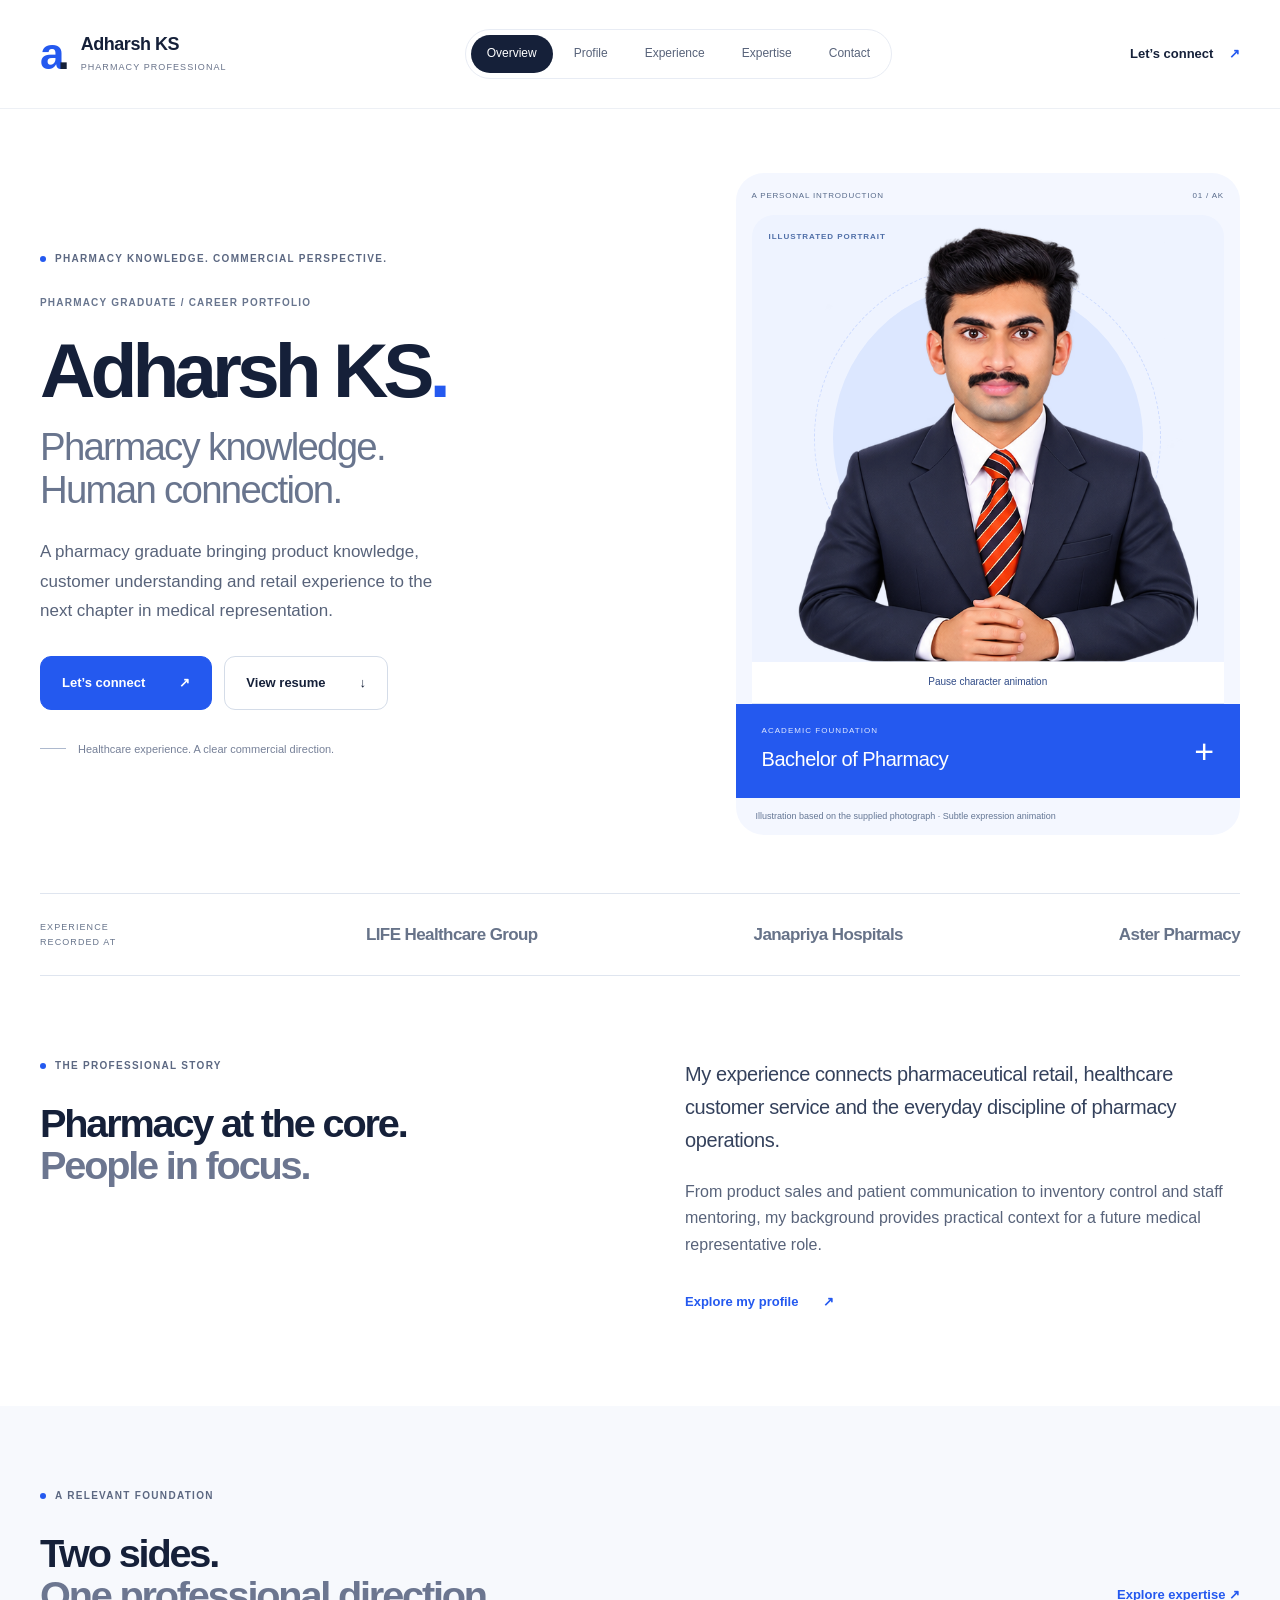
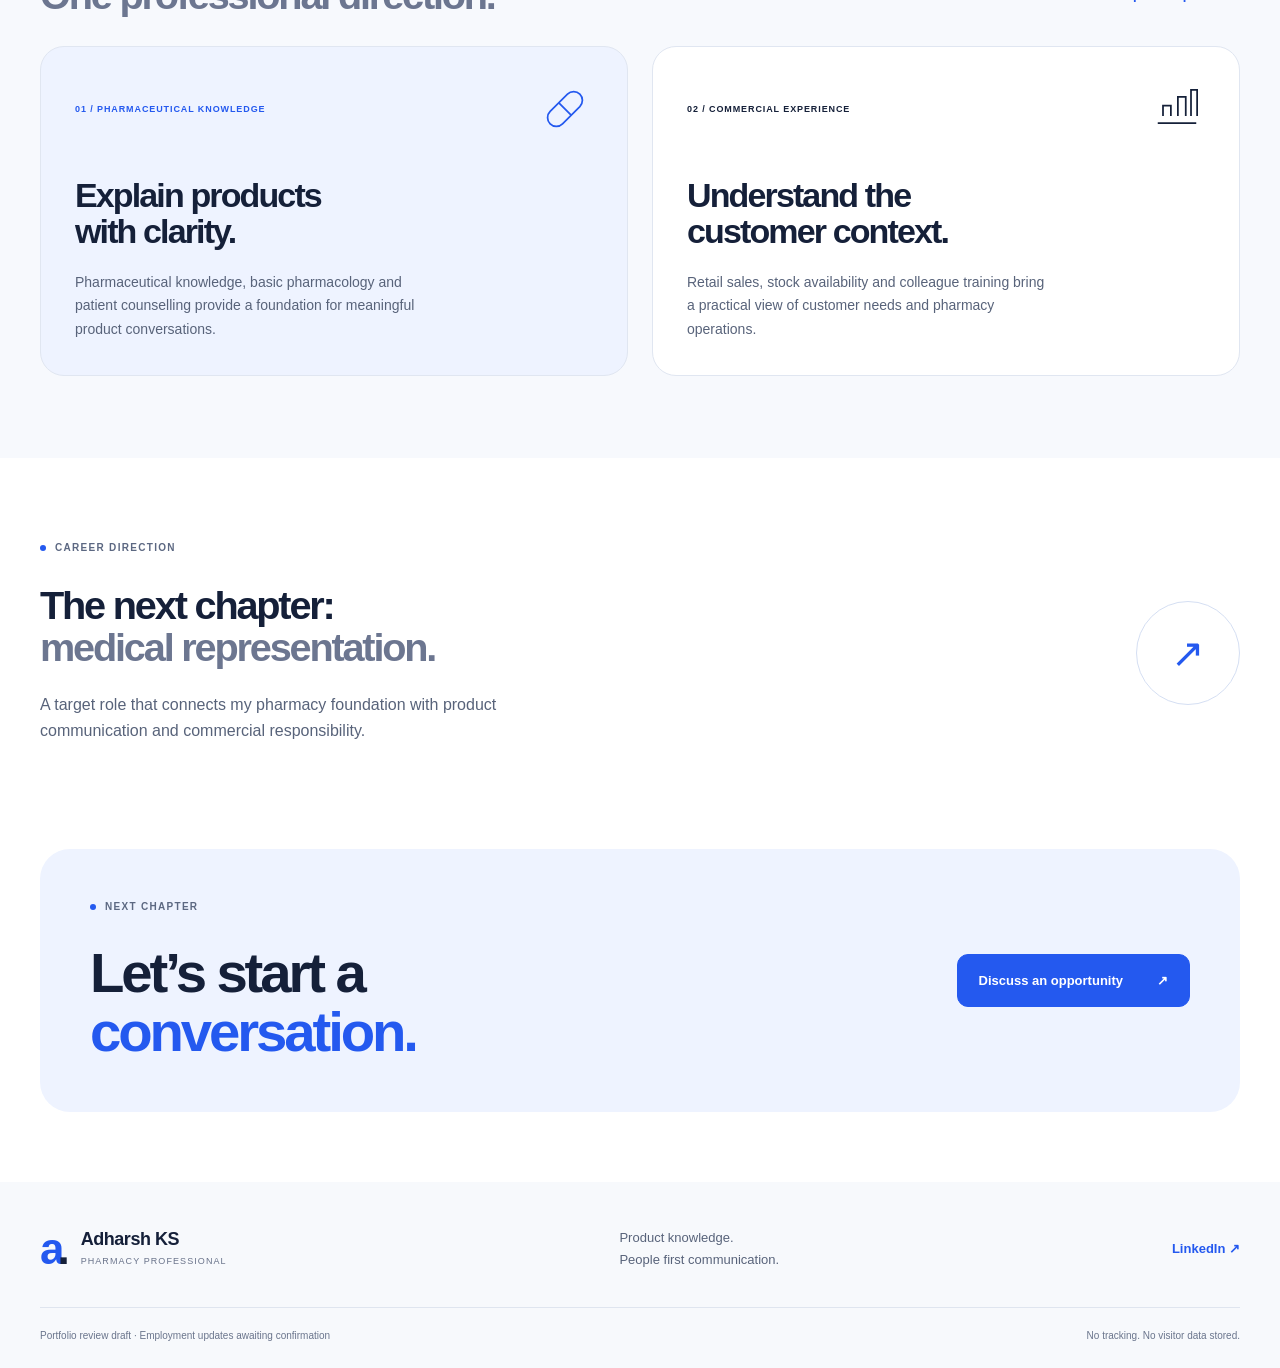
<file: index.html>
<!doctype html><html lang="en"><head><meta charset="utf-8"><meta name="viewport" content="width=device-width, initial-scale=1"><title>Adharsh KS | Pharmacy professional portfolio</title><meta name="description" content="A pharmacy graduate connecting product knowledge, customer communication and retail experience with a career direction in medical representation."><meta name="robots" content="noindex,nofollow"><meta property="og:title" content="Adharsh KS | Pharmacy professional portfolio"><meta property="og:description" content="A pharmacy graduate connecting product knowledge, customer communication and retail experience with a career direction in medical representation."><meta property="og:type" content="website"><meta name="theme-color" content="#ffffff"><link rel="icon" href="assets/favicon.svg"><link rel="stylesheet" href="assets/site.css"><script type="application/ld+json">{"@context": "https://schema.org", "@type": "Person", "name": "Adharsh KS", "description": "Pharmacy graduate with experience in pharmaceutical retail and healthcare customer service.", "sameAs": ["https://www.linkedin.com/in/adharsh-k-s-a1a474230/"]}</script><script defer src="assets/avatar.js"></script></head><body><a class="skip" href="#main">Skip to content</a><header><div class="wrap nav-shell"><a class="brand" href="index.html"><span class="monogram">a<span>.</span></span><span>Adharsh KS<small>PHARMACY PROFESSIONAL</small></span></a><nav aria-label="Primary navigation"><a href="index.html" aria-current="page">Overview</a><a href="profile.html">Profile</a><a href="experience.html">Experience</a><a href="expertise.html">Expertise</a><a href="contact.html">Contact</a></nav><a class="nav-cta" href="contact.html" aria-label="Contact Adharsh">Let’s connect <span>↗</span></a></div></header><main id="main"><section class="wrap hero"><div class="hero-copy"><div class="eyebrow"><span></span>PHARMACY KNOWLEDGE. COMMERCIAL PERSPECTIVE.</div><p class="hello">PHARMACY GRADUATE / CAREER PORTFOLIO</p><h1>Adharsh KS<span class="blue-dot">.</span></h1><p class="hero-subtitle">Pharmacy knowledge.<br>Human connection.</p><p class="hero-description">A pharmacy graduate bringing product knowledge, customer understanding and retail experience to the next chapter in medical representation.</p><div class="actions"><a class="button" href="contact.html">Let’s connect <span>↗</span></a><a class="button secondary" href="assets/Adharsh_Resume_Draft.pdf">View resume <span>↓</span></a></div><div class="hero-footnote"><span class="line"></span>Healthcare experience. A clear commercial direction.</div></div><figure class="hero-portrait character-card"><div class="photo-top"><span>A PERSONAL INTRODUCTION</span><span>01 / AK</span></div><div class="character-stage"><span class="character-label">ILLUSTRATED PORTRAIT</span><div class="avatar-figure"><div class="avatar-frames" role="img" aria-label="Animated illustrated portrait of Adharsh KS, derived from the supplied photograph"></div></div></div><button class="motion-toggle" data-motion-toggle aria-pressed="false">Pause character animation</button><figcaption><div><small>ACADEMIC FOUNDATION</small><strong>Bachelor of Pharmacy</strong></div><span class="plus" aria-hidden="true">+</span></figcaption><p class="character-figure-credit">Illustration based on the supplied photograph · Subtle expression animation</p></figure></section>
<div class="wrap experience-ribbon"><span>EXPERIENCE RECORDED AT</span><div>LIFE Healthcare Group</div><div>Janapriya Hospitals</div><div>Aster Pharmacy</div></div>
<section class="wrap section story-grid"><div><div class="eyebrow"><span></span>THE PROFESSIONAL STORY</div><h2>Pharmacy at the core.<br><span>People in focus.</span></h2></div><div><p class="body-large">My experience connects pharmaceutical retail, healthcare customer service and the everyday discipline of pharmacy operations.</p><p>From product sales and patient communication to inventory control and staff mentoring, my background provides practical context for a future medical representative role.</p><a class="text-link" href="profile.html">Explore my profile <span>↗</span></a></div></section>
<section class="capability-section"><div class="wrap section"><div class="section-head"><div><div class="eyebrow"><span></span>A RELEVANT FOUNDATION</div><h2>Two sides.<br><span>One professional direction.</span></h2></div><a class="text-link" href="expertise.html">Explore expertise ↗</a></div><div class="capability-grid"><article class="capability clinical"><div class="card-top"><span>01 / PHARMACEUTICAL KNOWLEDGE</span><svg viewBox="0 0 64 64" aria-hidden="true"><rect x="8" y="22" width="48" height="20" rx="10" transform="rotate(-45 32 32)"/><path d="M25 25l14 14"/></svg></div><h3>Explain products<br>with clarity.</h3><p>Pharmaceutical knowledge, basic pharmacology and patient counselling provide a foundation for meaningful product conversations.</p></article><article class="capability commercial"><div class="card-top"><span>02 / COMMERCIAL EXPERIENCE</span><svg viewBox="0 0 64 64" aria-hidden="true"><path d="M10 48h44M16 40V28h9v12m8 0V18h9v22M48 40V10h7v30"/></svg></div><h3>Understand the<br>customer context.</h3><p>Retail sales, stock availability and colleague training bring a practical view of customer needs and pharmacy operations.</p></article></div></div></section>
<section class="wrap section career-summary"><div><div class="eyebrow"><span></span>CAREER DIRECTION</div><h2>The next chapter:<br><span>medical representation.</span></h2><p>A target role that connects my pharmacy foundation with product communication and commercial responsibility.</p></div><a class="round-link" href="experience.html" aria-label="Explore professional experience">↗</a></section></main><section class="wrap closing"><div><div class="eyebrow"><span></span>NEXT CHAPTER</div><h2>Let’s start a<br><span>conversation.</span></h2></div><a class="button closing-button" href="contact.html">Discuss an opportunity <span class="arrow">↗</span></a></section><footer><div class="wrap footer-top"><a class="brand" href="index.html"><span class="monogram">a<span>.</span></span><span>Adharsh KS<small>PHARMACY PROFESSIONAL</small></span></a><p>Product knowledge.<br>People first communication.</p><a class="text-link" href="https://www.linkedin.com/in/adharsh-k-s-a1a474230/" target="_blank" rel="noopener noreferrer">LinkedIn ↗</a></div><div class="wrap footer-bottom"><span>Portfolio review draft · Employment updates awaiting confirmation</span><span>No tracking. No visitor data stored.</span></div></footer></body></html>
</file>
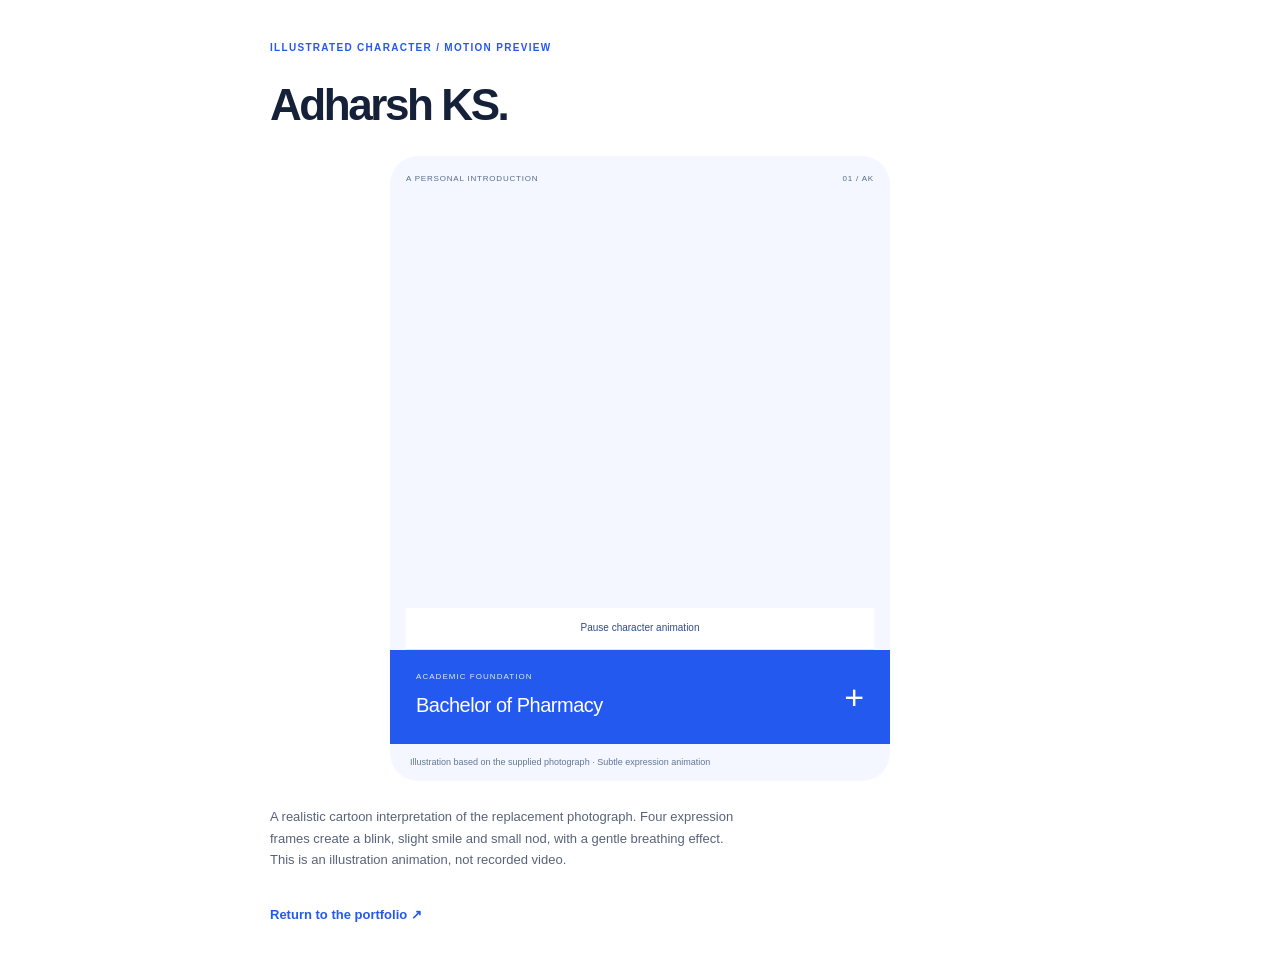
<file: animation-preview.html>
<!doctype html><html lang="en"><head><meta charset="utf-8"><meta name="viewport" content="width=device-width,initial-scale=1"><title>Adharsh KS character animation</title><meta name="robots" content="noindex,nofollow"><link rel="stylesheet" href="assets/site.css"><script defer src="assets/avatar.js"></script></head><body><main class="motion-preview"><p class="page-label">ILLUSTRATED CHARACTER / MOTION PREVIEW</p><h1 style="font-size:44px">Adharsh KS.</h1><figure class="hero-portrait character-card"><div class="photo-top"><span>A PERSONAL INTRODUCTION</span><span>01 / AK</span></div><div class="character-stage"><span class="character-label">ILLUSTRATED PORTRAIT</span><div class="avatar-figure"><div class="avatar-frames" role="img" aria-label="Animated illustrated portrait of Adharsh KS, derived from the supplied photograph"></div></div></div><button class="motion-toggle" data-motion-toggle aria-pressed="false">Pause character animation</button><figcaption><div><small>ACADEMIC FOUNDATION</small><strong>Bachelor of Pharmacy</strong></div><span class="plus" aria-hidden="true">+</span></figcaption><p class="character-figure-credit">Illustration based on the supplied photograph · Subtle expression animation</p></figure><p style="margin-top:25px;font-size:13px">A realistic cartoon interpretation of the replacement photograph. Four expression frames create a blink, slight smile and small nod, with a gentle breathing effect. This is an illustration animation, not recorded video.</p><a class="text-link" href="index.html">Return to the portfolio ↗</a></main></body></html>
</file>
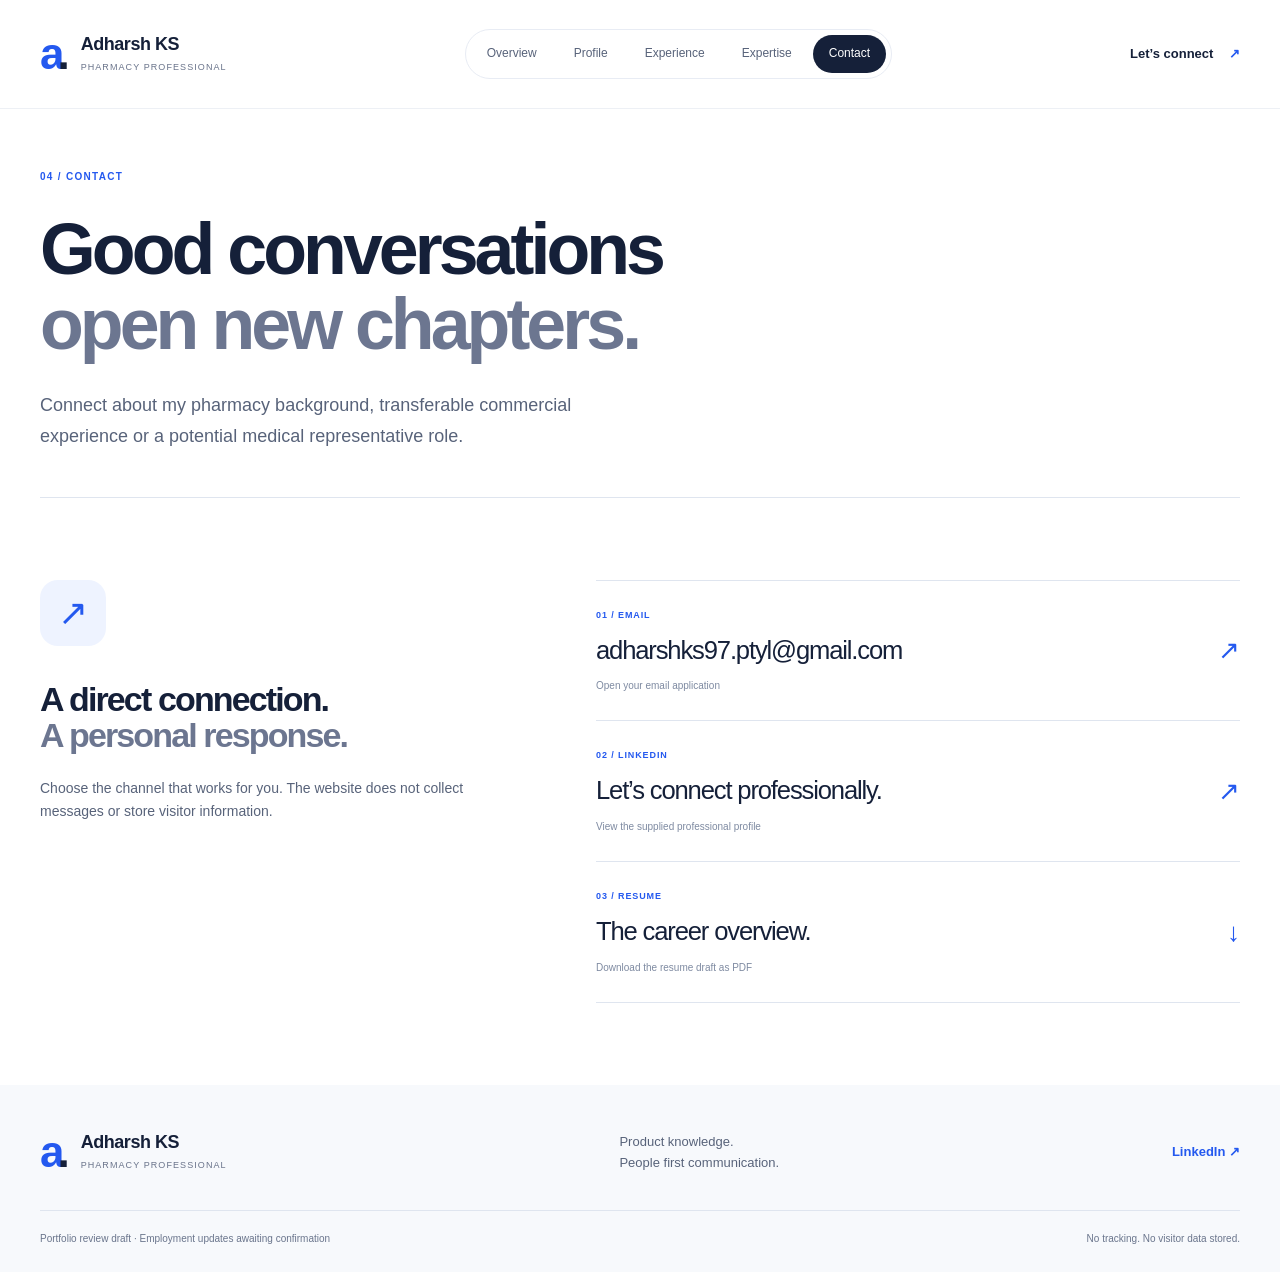
<file: contact.html>
<!doctype html><html lang="en"><head><meta charset="utf-8"><meta name="viewport" content="width=device-width, initial-scale=1"><title>Contact | Adharsh KS</title><meta name="description" content="Connect directly with Adharsh KS by email or LinkedIn and download the resume draft."><meta name="robots" content="noindex,nofollow"><meta property="og:title" content="Contact | Adharsh KS"><meta property="og:description" content="Connect directly with Adharsh KS by email or LinkedIn and download the resume draft."><meta property="og:type" content="website"><meta name="theme-color" content="#ffffff"><link rel="icon" href="assets/favicon.svg"><link rel="stylesheet" href="assets/site.css"><script type="application/ld+json">{"@context": "https://schema.org", "@type": "Person", "name": "Adharsh KS", "description": "Pharmacy graduate with experience in pharmaceutical retail and healthcare customer service.", "sameAs": ["https://www.linkedin.com/in/adharsh-k-s-a1a474230/"]}</script></head><body><a class="skip" href="#main">Skip to content</a><header><div class="wrap nav-shell"><a class="brand" href="index.html"><span class="monogram">a<span>.</span></span><span>Adharsh KS<small>PHARMACY PROFESSIONAL</small></span></a><nav aria-label="Primary navigation"><a href="index.html">Overview</a><a href="profile.html">Profile</a><a href="experience.html">Experience</a><a href="expertise.html">Expertise</a><a href="contact.html" aria-current="page">Contact</a></nav><a class="nav-cta" href="contact.html" aria-label="Contact Adharsh">Let’s connect <span>↗</span></a></div></header><main id="main"><section class="wrap page-intro"><div class="page-label">04 / CONTACT</div><h1>Good conversations<br><span>open new chapters.</span></h1><p class="lead">Connect about my pharmacy background, transferable commercial experience or a potential medical representative role.</p></section><section class="wrap section contact-grid"><div><div class="contact-stamp" aria-hidden="true">↗</div><h2>A direct connection.<br><span>A personal response.</span></h2><p>Choose the channel that works for you. The website does not collect messages or store visitor information.</p></div><div class="contact-options"><a class="contact-route" href="mailto:adharshks97.ptyl@gmail.com"><div><span>01 / EMAIL</span><strong>adharshks97.ptyl@gmail.com</strong><small>Open your email application</small></div><b aria-hidden="true">↗</b></a><a class="contact-route" href="https://www.linkedin.com/in/adharsh-k-s-a1a474230/" target="_blank" rel="noopener noreferrer"><div><span>02 / LINKEDIN</span><strong>Let’s connect professionally.</strong><small>View the supplied professional profile</small></div><b aria-hidden="true">↗</b></a><a class="contact-route" href="assets/Adharsh_Resume_Draft.pdf" download><div><span>03 / RESUME</span><strong>The career overview.</strong><small>Download the resume draft as PDF</small></div><b aria-hidden="true">↓</b></a></div></section></main><footer><div class="wrap footer-top"><a class="brand" href="index.html"><span class="monogram">a<span>.</span></span><span>Adharsh KS<small>PHARMACY PROFESSIONAL</small></span></a><p>Product knowledge.<br>People first communication.</p><a class="text-link" href="https://www.linkedin.com/in/adharsh-k-s-a1a474230/" target="_blank" rel="noopener noreferrer">LinkedIn ↗</a></div><div class="wrap footer-bottom"><span>Portfolio review draft · Employment updates awaiting confirmation</span><span>No tracking. No visitor data stored.</span></div></footer></body></html>
</file>
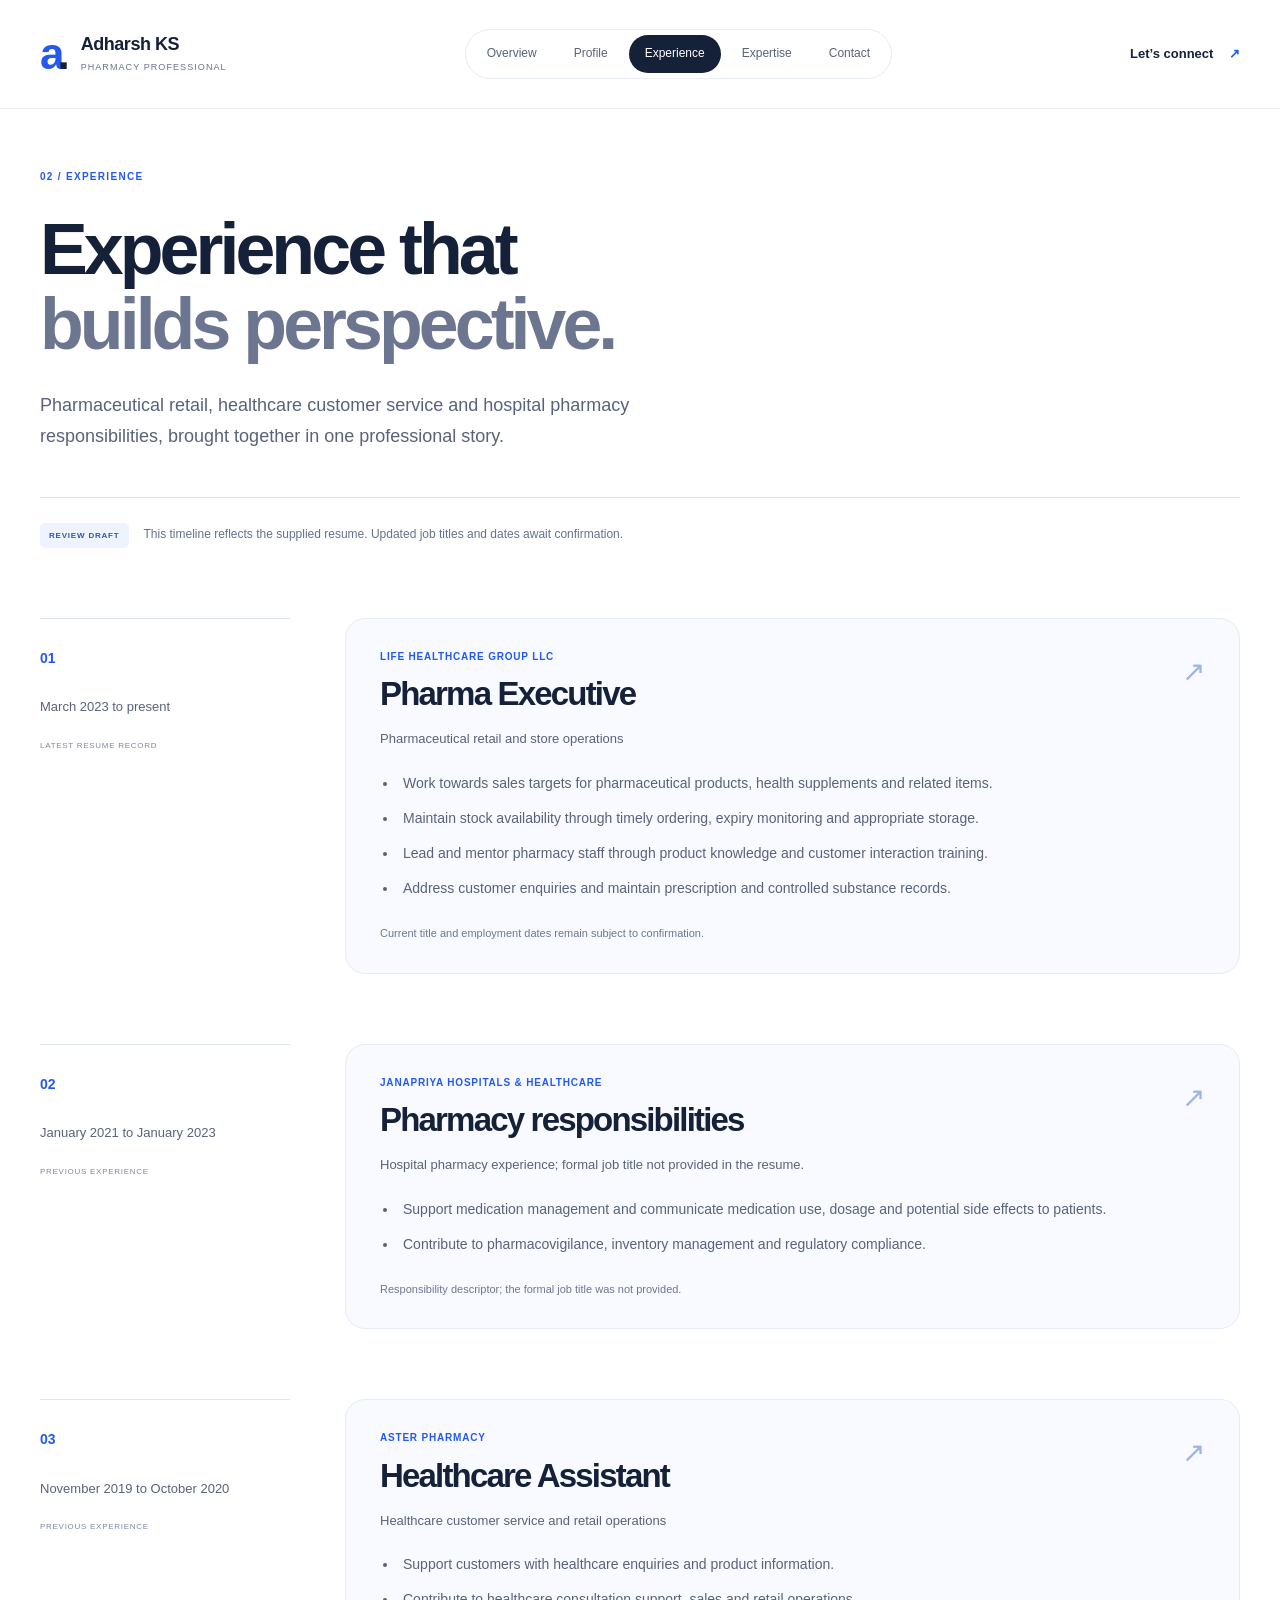
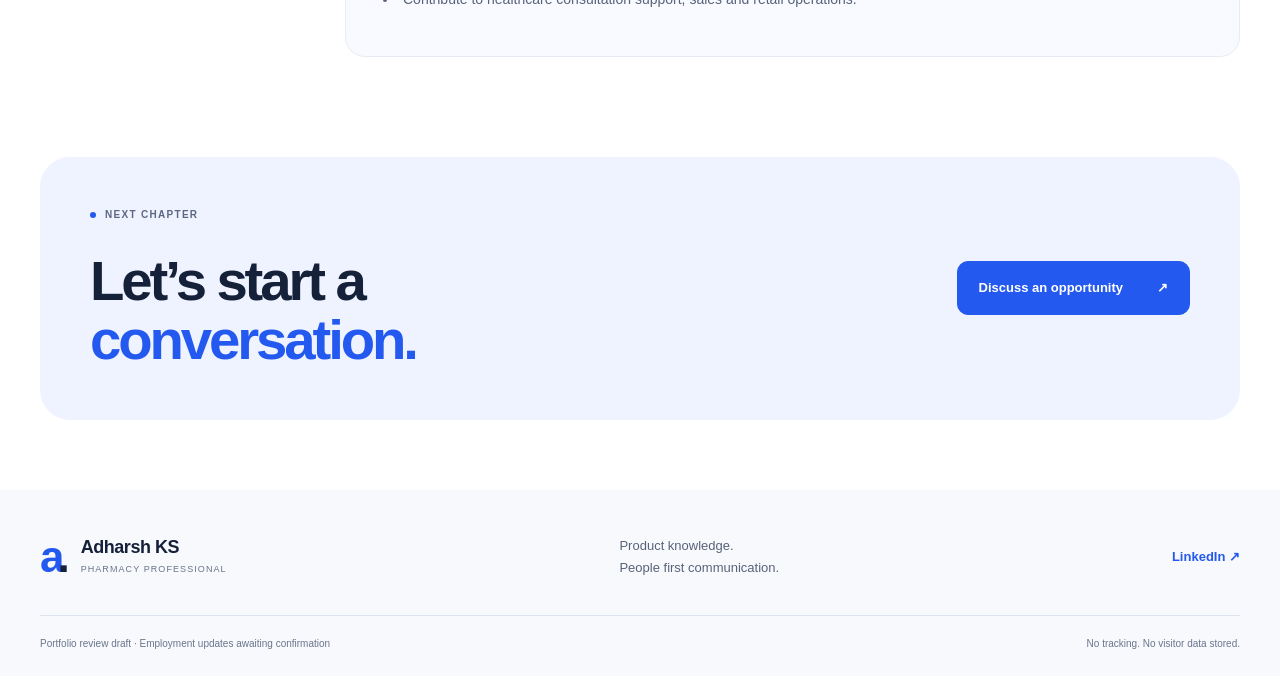
<file: experience.html>
<!doctype html><html lang="en"><head><meta charset="utf-8"><meta name="viewport" content="width=device-width, initial-scale=1"><title>Experience | Adharsh KS</title><meta name="description" content="Recorded experience at LIFE Healthcare Group, Janapriya Hospitals and Aster Pharmacy."><meta name="robots" content="noindex,nofollow"><meta property="og:title" content="Experience | Adharsh KS"><meta property="og:description" content="Recorded experience at LIFE Healthcare Group, Janapriya Hospitals and Aster Pharmacy."><meta property="og:type" content="website"><meta name="theme-color" content="#ffffff"><link rel="icon" href="assets/favicon.svg"><link rel="stylesheet" href="assets/site.css"><script type="application/ld+json">{"@context": "https://schema.org", "@type": "Person", "name": "Adharsh KS", "description": "Pharmacy graduate with experience in pharmaceutical retail and healthcare customer service.", "sameAs": ["https://www.linkedin.com/in/adharsh-k-s-a1a474230/"]}</script></head><body><a class="skip" href="#main">Skip to content</a><header><div class="wrap nav-shell"><a class="brand" href="index.html"><span class="monogram">a<span>.</span></span><span>Adharsh KS<small>PHARMACY PROFESSIONAL</small></span></a><nav aria-label="Primary navigation"><a href="index.html">Overview</a><a href="profile.html">Profile</a><a href="experience.html" aria-current="page">Experience</a><a href="expertise.html">Expertise</a><a href="contact.html">Contact</a></nav><a class="nav-cta" href="contact.html" aria-label="Contact Adharsh">Let’s connect <span>↗</span></a></div></header><main id="main"><section class="wrap page-intro"><div class="page-label">02 / EXPERIENCE</div><h1>Experience that<br><span>builds perspective.</span></h1><p class="lead">Pharmaceutical retail, healthcare customer service and hospital pharmacy responsibilities, brought together in one professional story.</p></section><div class="wrap draft-notice"><span>REVIEW DRAFT</span> This timeline reflects the supplied resume. Updated job titles and dates await confirmation.</div><section class="wrap timeline"><article class="career-row"><aside><span class="timeline-index">01</span><p>March 2023 to present</p><span class="record-label">LATEST RESUME RECORD</span></aside><div class="career-content"><div class="role-heading"><div><p class="employer">LIFE Healthcare Group LLC</p><h2>Pharma Executive</h2></div><span class="role-arrow" aria-hidden="true">↗</span></div><p>Pharmaceutical retail and store operations</p><ul><li>Work towards sales targets for pharmaceutical products, health supplements and related items.</li><li>Maintain stock availability through timely ordering, expiry monitoring and appropriate storage.</li><li>Lead and mentor pharmacy staff through product knowledge and customer interaction training.</li><li>Address customer enquiries and maintain prescription and controlled substance records.</li></ul><p class="caption">Current title and employment dates remain subject to confirmation.</p></div></article><article class="career-row"><aside><span class="timeline-index">02</span><p>January 2021 to January 2023</p><span class="record-label">PREVIOUS EXPERIENCE</span></aside><div class="career-content"><div class="role-heading"><div><p class="employer">Janapriya Hospitals &amp; Healthcare</p><h2>Pharmacy responsibilities</h2></div><span class="role-arrow" aria-hidden="true">↗</span></div><p>Hospital pharmacy experience; formal job title not provided in the resume.</p><ul><li>Support medication management and communicate medication use, dosage and potential side effects to patients.</li><li>Contribute to pharmacovigilance, inventory management and regulatory compliance.</li></ul><p class="caption">Responsibility descriptor; the formal job title was not provided.</p></div></article><article class="career-row"><aside><span class="timeline-index">03</span><p>November 2019 to October 2020</p><span class="record-label">PREVIOUS EXPERIENCE</span></aside><div class="career-content"><div class="role-heading"><div><p class="employer">Aster Pharmacy</p><h2>Healthcare Assistant</h2></div><span class="role-arrow" aria-hidden="true">↗</span></div><p>Healthcare customer service and retail operations</p><ul><li>Support customers with healthcare enquiries and product information.</li><li>Contribute to healthcare consultation support, sales and retail operations.</li></ul></div></article></section></main><section class="wrap closing"><div><div class="eyebrow"><span></span>NEXT CHAPTER</div><h2>Let’s start a<br><span>conversation.</span></h2></div><a class="button closing-button" href="contact.html">Discuss an opportunity <span class="arrow">↗</span></a></section><footer><div class="wrap footer-top"><a class="brand" href="index.html"><span class="monogram">a<span>.</span></span><span>Adharsh KS<small>PHARMACY PROFESSIONAL</small></span></a><p>Product knowledge.<br>People first communication.</p><a class="text-link" href="https://www.linkedin.com/in/adharsh-k-s-a1a474230/" target="_blank" rel="noopener noreferrer">LinkedIn ↗</a></div><div class="wrap footer-bottom"><span>Portfolio review draft · Employment updates awaiting confirmation</span><span>No tracking. No visitor data stored.</span></div></footer></body></html>
</file>
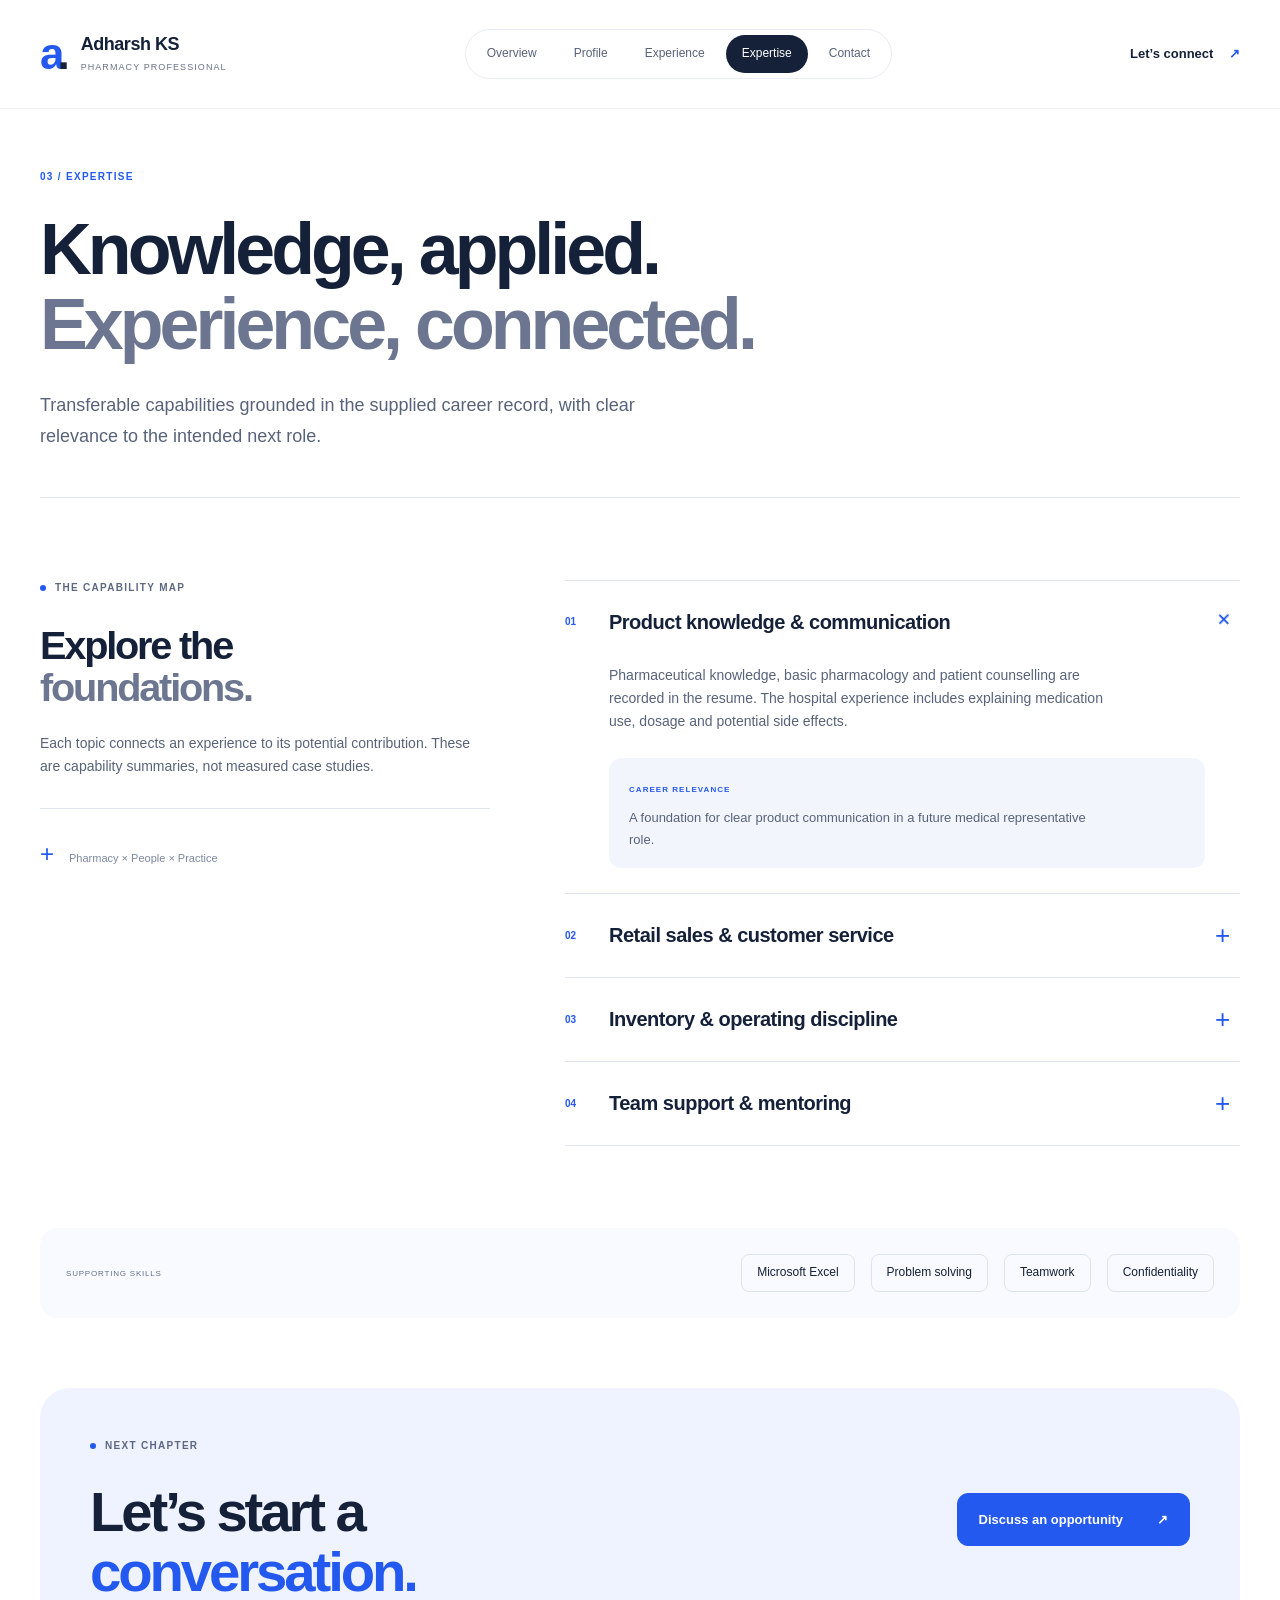
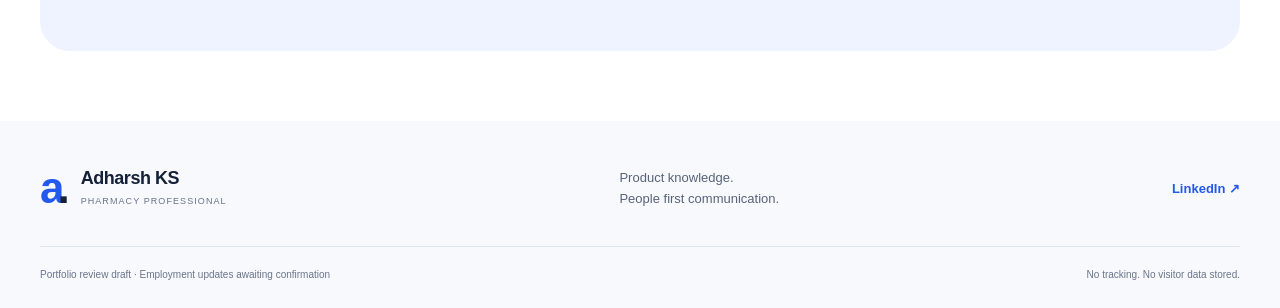
<file: expertise.html>
<!doctype html><html lang="en"><head><meta charset="utf-8"><meta name="viewport" content="width=device-width, initial-scale=1"><title>Expertise | Adharsh KS</title><meta name="description" content="Transferable capabilities in pharmaceutical knowledge, retail sales, inventory and staff mentoring."><meta name="robots" content="noindex,nofollow"><meta property="og:title" content="Expertise | Adharsh KS"><meta property="og:description" content="Transferable capabilities in pharmaceutical knowledge, retail sales, inventory and staff mentoring."><meta property="og:type" content="website"><meta name="theme-color" content="#ffffff"><link rel="icon" href="assets/favicon.svg"><link rel="stylesheet" href="assets/site.css"><script type="application/ld+json">{"@context": "https://schema.org", "@type": "Person", "name": "Adharsh KS", "description": "Pharmacy graduate with experience in pharmaceutical retail and healthcare customer service.", "sameAs": ["https://www.linkedin.com/in/adharsh-k-s-a1a474230/"]}</script></head><body><a class="skip" href="#main">Skip to content</a><header><div class="wrap nav-shell"><a class="brand" href="index.html"><span class="monogram">a<span>.</span></span><span>Adharsh KS<small>PHARMACY PROFESSIONAL</small></span></a><nav aria-label="Primary navigation"><a href="index.html">Overview</a><a href="profile.html">Profile</a><a href="experience.html">Experience</a><a href="expertise.html" aria-current="page">Expertise</a><a href="contact.html">Contact</a></nav><a class="nav-cta" href="contact.html" aria-label="Contact Adharsh">Let’s connect <span>↗</span></a></div></header><main id="main"><section class="wrap page-intro"><div class="page-label">03 / EXPERTISE</div><h1>Knowledge, applied.<br><span>Experience, connected.</span></h1><p class="lead">Transferable capabilities grounded in the supplied career record, with clear relevance to the intended next role.</p></section><section class="wrap section expertise-grid"><div class="expertise-aside"><div class="eyebrow"><span></span>THE CAPABILITY MAP</div><h2>Explore the<br><span>foundations.</span></h2><p>Each topic connects an experience to its potential contribution. These are capability summaries, not measured case studies.</p><div class="mini-marker" aria-hidden="true"><span>+</span>Pharmacy × People × Practice</div></div><div class="disclosures"><details open><summary><span class="detail-number">01</span><span>Product knowledge & communication</span><span class="detail-plus" aria-hidden="true">+</span></summary><div class="detail-body"><p>Pharmaceutical knowledge, basic pharmacology and patient counselling are recorded in the resume. The hospital experience includes explaining medication use, dosage and potential side effects.</p><div class="relevance"><span>CAREER RELEVANCE</span><p>A foundation for clear product communication in a future medical representative role.</p></div></div></details><details ><summary><span class="detail-number">02</span><span>Retail sales & customer service</span><span class="detail-plus" aria-hidden="true">+</span></summary><div class="detail-body"><p>The LIFE record includes working towards sales targets for pharmaceutical products and health supplements. Aster experience includes customer service and retail operations.</p><div class="relevance"><span>CAREER RELEVANCE</span><p>Commercial customer experience, without a claim of territory ownership or doctor account relationships.</p></div></div></details><details ><summary><span class="detail-number">03</span><span>Inventory & operating discipline</span><span class="detail-plus" aria-hidden="true">+</span></summary><div class="detail-body"><p>The recorded responsibilities include stock levels, ordering, expiry monitoring, product storage and record keeping.</p><div class="relevance"><span>CAREER RELEVANCE</span><p>An understanding of product availability and the operating needs of pharmacy customers.</p></div></div></details><details ><summary><span class="detail-number">04</span><span>Team support & mentoring</span><span class="detail-plus" aria-hidden="true">+</span></summary><div class="detail-body"><p>The LIFE role includes mentoring pharmacy colleagues and training staff in product knowledge and customer interaction.</p><div class="relevance"><span>CAREER RELEVANCE</span><p>Experience explaining information to colleagues and supporting consistent service standards.</p></div></div></details></div></section><section class="wrap skills-strip"><span>SUPPORTING SKILLS</span><div>Microsoft Excel</div><div>Problem solving</div><div>Teamwork</div><div>Confidentiality</div></section></main><section class="wrap closing"><div><div class="eyebrow"><span></span>NEXT CHAPTER</div><h2>Let’s start a<br><span>conversation.</span></h2></div><a class="button closing-button" href="contact.html">Discuss an opportunity <span class="arrow">↗</span></a></section><footer><div class="wrap footer-top"><a class="brand" href="index.html"><span class="monogram">a<span>.</span></span><span>Adharsh KS<small>PHARMACY PROFESSIONAL</small></span></a><p>Product knowledge.<br>People first communication.</p><a class="text-link" href="https://www.linkedin.com/in/adharsh-k-s-a1a474230/" target="_blank" rel="noopener noreferrer">LinkedIn ↗</a></div><div class="wrap footer-bottom"><span>Portfolio review draft · Employment updates awaiting confirmation</span><span>No tracking. No visitor data stored.</span></div></footer></body></html>
</file>
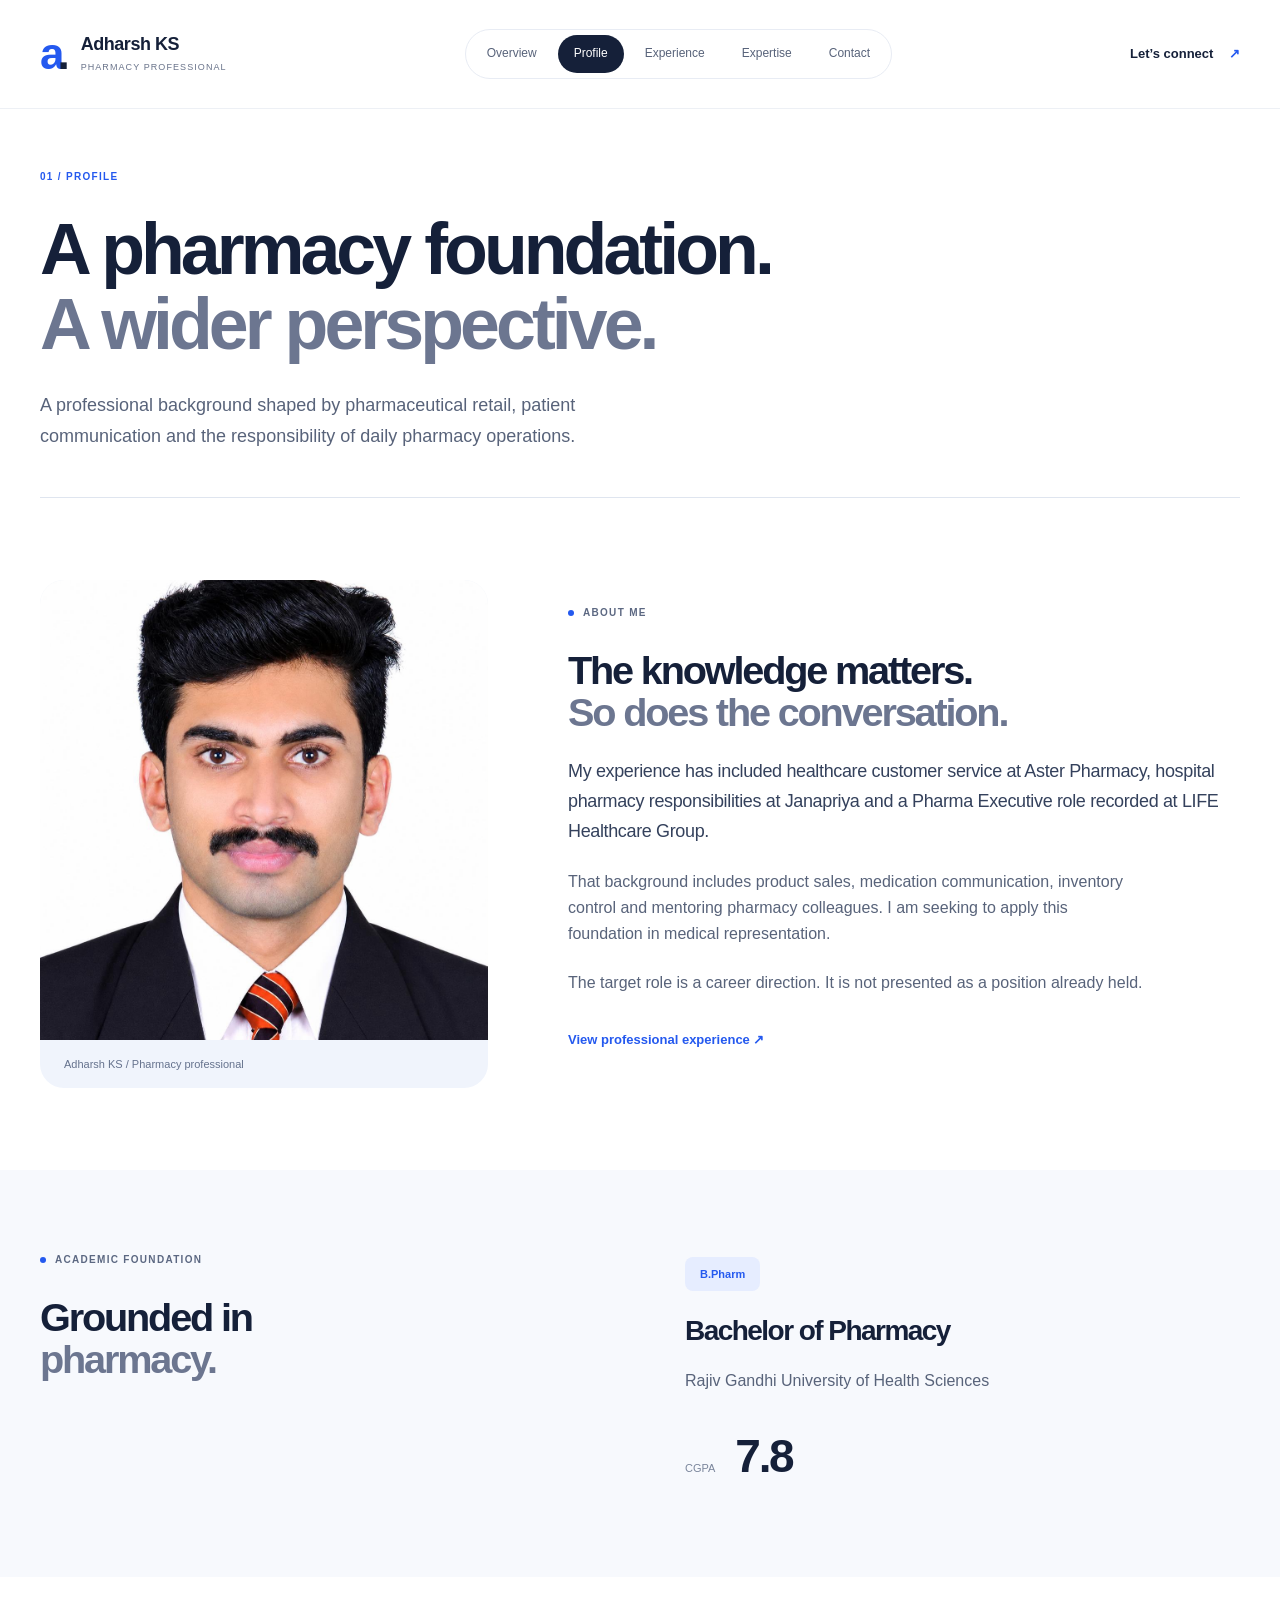
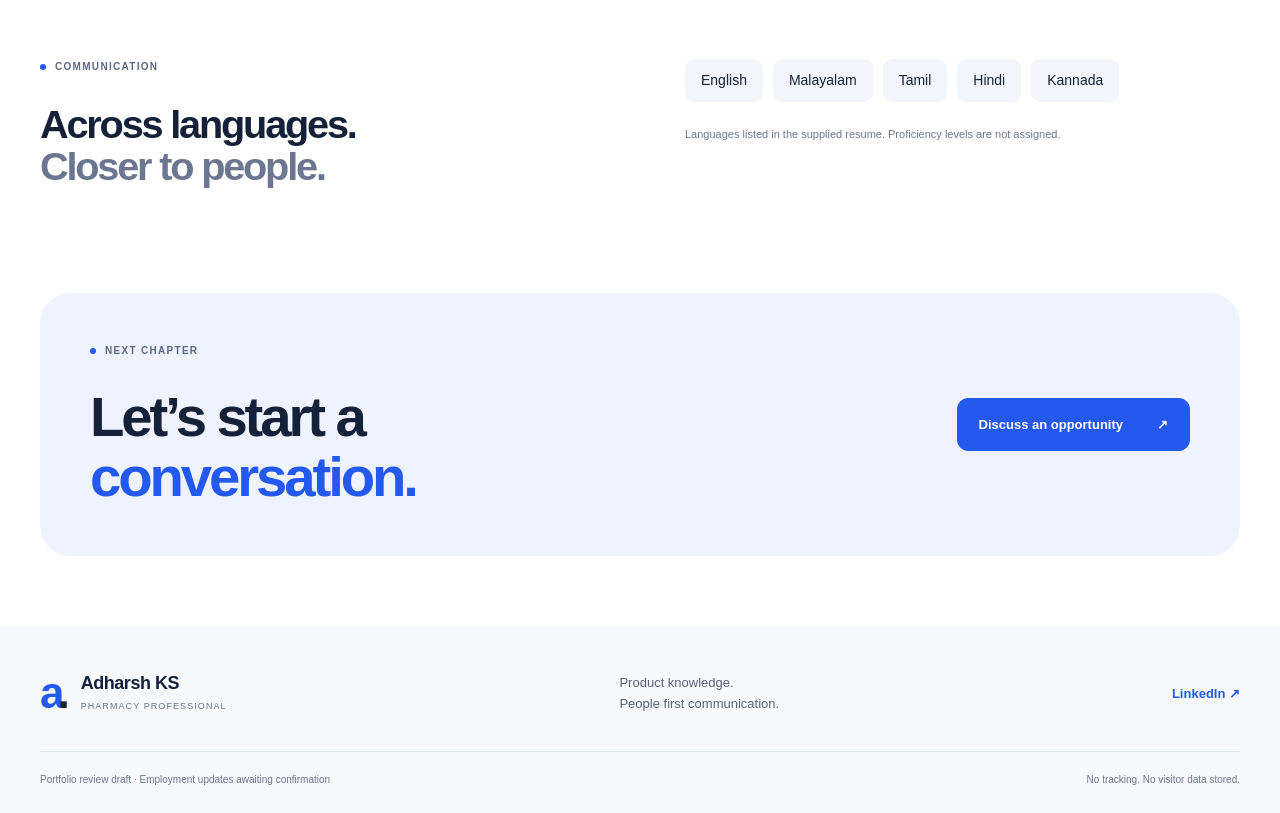
<file: profile.html>
<!doctype html><html lang="en"><head><meta charset="utf-8"><meta name="viewport" content="width=device-width, initial-scale=1"><title>Profile | Adharsh KS</title><meta name="description" content="Pharmacy education, healthcare experience and professional career direction."><meta name="robots" content="noindex,nofollow"><meta property="og:title" content="Profile | Adharsh KS"><meta property="og:description" content="Pharmacy education, healthcare experience and professional career direction."><meta property="og:type" content="website"><meta name="theme-color" content="#ffffff"><link rel="icon" href="assets/favicon.svg"><link rel="stylesheet" href="assets/site.css"><script type="application/ld+json">{"@context": "https://schema.org", "@type": "Person", "name": "Adharsh KS", "description": "Pharmacy graduate with experience in pharmaceutical retail and healthcare customer service.", "sameAs": ["https://www.linkedin.com/in/adharsh-k-s-a1a474230/"]}</script></head><body><a class="skip" href="#main">Skip to content</a><header><div class="wrap nav-shell"><a class="brand" href="index.html"><span class="monogram">a<span>.</span></span><span>Adharsh KS<small>PHARMACY PROFESSIONAL</small></span></a><nav aria-label="Primary navigation"><a href="index.html">Overview</a><a href="profile.html" aria-current="page">Profile</a><a href="experience.html">Experience</a><a href="expertise.html">Expertise</a><a href="contact.html">Contact</a></nav><a class="nav-cta" href="contact.html" aria-label="Contact Adharsh">Let’s connect <span>↗</span></a></div></header><main id="main"><section class="wrap page-intro"><div class="page-label">01 / PROFILE</div><h1>A pharmacy foundation.<br><span>A wider perspective.</span></h1><p class="lead">A professional background shaped by pharmaceutical retail, patient communication and the responsibility of daily pharmacy operations.</p></section><section class="wrap section profile-grid"><figure class="profile-photo"><img src="assets/adharsh-portrait-new.jpg" width="760" height="1031" alt="Adharsh KS wearing a suit" fetchpriority="high"><figcaption>Adharsh KS / Pharmacy professional</figcaption></figure><div class="profile-narrative"><div class="eyebrow"><span></span>ABOUT ME</div><h2>The knowledge matters.<br><span>So does the conversation.</span></h2><p class="body-large">My experience has included healthcare customer service at Aster Pharmacy, hospital pharmacy responsibilities at Janapriya and a Pharma Executive role recorded at LIFE Healthcare Group.</p><p>That background includes product sales, medication communication, inventory control and mentoring pharmacy colleagues. I am seeking to apply this foundation in medical representation.</p><p>The target role is a career direction. It is not presented as a position already held.</p><a class="text-link" href="experience.html">View professional experience ↗</a></div></section><section class="education-panel"><div class="wrap section story-grid"><div><div class="eyebrow"><span></span>ACADEMIC FOUNDATION</div><h2>Grounded in<br><span>pharmacy.</span></h2></div><div class="degree"><div class="degree-icon" aria-hidden="true">B.Pharm</div><h3>Bachelor of Pharmacy</h3><p>Rajiv Gandhi University of Health Sciences</p><div class="grade">CGPA <strong>7.8</strong></div></div></div></section><section class="wrap section story-grid"><div><div class="eyebrow"><span></span>COMMUNICATION</div><h2>Across languages.<br><span>Closer to people.</span></h2></div><div><div class="language-list"><span>English</span><span>Malayalam</span><span>Tamil</span><span>Hindi</span><span>Kannada</span></div><p class="caption">Languages listed in the supplied resume. Proficiency levels are not assigned.</p></div></section></main><section class="wrap closing"><div><div class="eyebrow"><span></span>NEXT CHAPTER</div><h2>Let’s start a<br><span>conversation.</span></h2></div><a class="button closing-button" href="contact.html">Discuss an opportunity <span class="arrow">↗</span></a></section><footer><div class="wrap footer-top"><a class="brand" href="index.html"><span class="monogram">a<span>.</span></span><span>Adharsh KS<small>PHARMACY PROFESSIONAL</small></span></a><p>Product knowledge.<br>People first communication.</p><a class="text-link" href="https://www.linkedin.com/in/adharsh-k-s-a1a474230/" target="_blank" rel="noopener noreferrer">LinkedIn ↗</a></div><div class="wrap footer-bottom"><span>Portfolio review draft · Employment updates awaiting confirmation</span><span>No tracking. No visitor data stored.</span></div></footer></body></html>
</file>
<file: assets/site.css>
:root{--ink:#152039;--muted:#58637a;--blue:#2459ef;--pale:#eef3ff;--line:#dfe5ef;--radius:24px}*{box-sizing:border-box}html{scroll-behavior:smooth}body{margin:0;background:#fff;color:var(--ink);font-family:Arial,Helvetica,sans-serif;font-size:16px;line-height:1.65}a{color:inherit;text-decoration:none}a:focus-visible,summary:focus-visible{outline:3px solid #2459ef;outline-offset:5px}img{display:block;max-width:100%}svg{width:56px;height:56px;fill:none;stroke:currentColor;stroke-width:2}figure{margin:0}h1,h2,h3,p{margin-top:0}h1,h2,h3{line-height:1.06;letter-spacing:-.055em}h1{font-size:clamp(48px,6.1vw,88px);font-weight:700;margin-bottom:28px}h2{font-size:clamp(32px,3.1vw,46px);font-weight:600;margin-bottom:24px}h2 span,h1 span:not(.blue-dot){color:#6c7690}h3{font-size:34px;font-weight:600;margin-bottom:22px}p{color:var(--muted);max-width:65ch;margin-bottom:22px}small{line-height:1.5}.wrap{width:min(1200px,calc(100% - 80px));margin-inline:auto}.skip{position:absolute;top:-100px;background:white;padding:14px;z-index:20}.skip:focus{top:0}header{border-bottom:1px solid #edf0f5;background:#fff}.nav-shell{display:flex;align-items:center;gap:28px;justify-content:space-between;min-height:108px}.brand{display:flex;align-items:center;gap:12px;font-size:18px;font-weight:700;line-height:1.2;letter-spacing:-.025em}.brand small{display:block;margin-top:5px;font-size:9px;letter-spacing:.12em;color:#69738a;font-weight:500}.monogram{font-size:44px;font-weight:700;line-height:1;color:var(--blue);letter-spacing:-.16em;padding-right:6px}.monogram>span{color:#152039}nav{display:flex;gap:5px;align-items:center;border:1px solid #e8ecf4;padding:5px;border-radius:50px}nav a{font-size:12px;min-height:38px;padding:9px 16px;border-radius:40px;color:#58637a;transition:background .18s,color .18s}nav a[aria-current]{background:var(--ink);color:#fff}nav a:hover{background:#eef3ff;color:var(--blue)}.nav-cta{font-size:13px;font-weight:600;white-space:nowrap}.nav-cta>span{margin-left:12px;color:var(--blue)}.eyebrow{display:flex;align-items:center;gap:9px;font-size:10px;letter-spacing:.13em;font-weight:700;color:#5c6882;margin-bottom:28px;line-height:1.6}.eyebrow>span{width:6px;height:6px;background:var(--blue);border-radius:50%;flex-shrink:0}.hero{display:grid;grid-template-columns:1.25fr 1fr;gap:70px;align-items:center;padding:64px 0 58px}.hero-copy{animation:arrive .65s ease-out both}.hello{font-size:19px;color:var(--ink);margin-bottom:18px}.hero h1{font-size:clamp(56px,5.7vw,82px);margin-bottom:26px;line-height:1.03}.blue-dot{color:var(--blue);display:inline-block;margin-left:0}.hero-description{font-size:17px;line-height:1.75;max-width:44ch}.actions{display:flex;gap:12px;flex-wrap:wrap;margin-top:30px}.button{display:inline-flex;align-items:center;justify-content:space-between;gap:34px;background:var(--blue);color:#fff;border:1px solid var(--blue);font-size:13px;font-weight:600;padding:15px 21px;border-radius:11px;min-height:52px;transition:transform .2s,box-shadow .2s,background .2s}.button:hover{transform:translateY(-3px);box-shadow:0 7px 20px #2459ef22}.button.secondary{background:#fff;color:var(--ink);border-color:#d4dce8}.hero-footnote{display:flex;align-items:center;gap:12px;font-size:11px;color:#768098;margin-top:30px}.line{width:26px;height:1px;background:#adb9ce;flex-shrink:0}.hero-portrait{background:#f1f4fa;padding:18px 18px 0;border-radius:28px;overflow:hidden;position:relative;animation:arrive .8s ease-out both;align-self:stretch;display:flex;flex-direction:column}.photo-top{display:flex;justify-content:space-between;gap:20px;font-size:8px;letter-spacing:.1em;color:#586b8b;margin-bottom:15px}.portrait-image{position:relative;border-radius:18px 18px 0 0;overflow:hidden;flex:1;background:#fff}.portrait-image img{width:100%;height:380px;object-fit:cover;object-position:center 19%}.photo-outline{position:absolute;border:1px solid #9eb7f4;border-radius:15px;inset:14px;pointer-events:none}.hero-portrait figcaption{display:flex;align-items:center;justify-content:space-between;gap:16px;background:var(--blue);color:#fff;margin:0 -18px;padding:19px 26px}.hero-portrait small{display:block;font-size:8px;color:#e0e8ff;letter-spacing:.13em;margin-bottom:6px}.hero-portrait strong{font-size:20px;letter-spacing:-.025em;font-weight:500}.plus{font-size:34px;font-weight:300}.experience-ribbon{display:flex;align-items:center;justify-content:space-between;gap:24px;border-top:1px solid var(--line);border-bottom:1px solid var(--line);padding:26px 0}.experience-ribbon>span{font-size:9px;letter-spacing:.12em;color:#68758c;max-width:110px;line-height:1.6}.experience-ribbon>div{font-size:17px;font-weight:600;letter-spacing:-.035em;color:#677389}.section{padding-block:82px}.story-grid{display:grid;grid-template-columns:1fr 1fr;gap:90px}.body-large{font-size:20px;color:#34415c;line-height:1.65;letter-spacing:-.02em}.text-link{display:inline-flex;align-items:center;gap:25px;font-size:13px;font-weight:600;color:var(--blue);padding-block:10px;min-height:44px}.text-link:hover{text-decoration:underline;text-underline-offset:6px}.capability-section{background:#f7f9fd}.section-head{display:flex;align-items:flex-end;justify-content:space-between;gap:40px;margin-bottom:30px}.section-head h2{margin-bottom:0}.capability-grid{display:grid;grid-template-columns:1fr 1fr;gap:24px}.capability{border:1px solid #e0e6f1;border-radius:var(--radius);padding:34px;transition:transform .25s}.capability:hover{transform:translateY(-4px)}.card-top{display:flex;align-items:center;justify-content:space-between;margin-bottom:40px;gap:25px}.card-top>span{font-size:9px;letter-spacing:.1em;font-weight:600}.clinical{background:#eef3ff;color:#2459ef}.commercial{background:#fff;color:var(--ink)}.capability h3{color:var(--ink)}.capability p{font-size:14px;margin-bottom:0;max-width:46ch}.career-summary{display:flex;align-items:center;justify-content:space-between;gap:80px}.career-summary p{max-width:55ch}.round-link{border:1px solid #d5dff3;width:104px;height:104px;border-radius:50%;display:grid;place-items:center;font-size:40px;color:var(--blue);flex-shrink:0;transition:background .2s,transform .2s}.round-link:hover{background:var(--pale);transform:rotate(12deg)}.closing{padding:50px;margin-bottom:70px;background:#eef3ff;border-radius:30px;display:flex;align-items:center;justify-content:space-between;gap:30px}.closing h2{font-size:clamp(38px,4.4vw,64px);margin:0}.closing h2 span{color:var(--blue)}.closing-button{align-self:center}footer{background:#f7f9fc;padding:45px 0 24px}.footer-top{display:flex;align-items:center;justify-content:space-between;gap:30px;margin-bottom:36px}.footer-top p{font-size:13px;margin:0}.footer-bottom{border-top:1px solid #dfe5ef;padding-top:20px;display:flex;justify-content:space-between;gap:30px;font-size:10px;color:#6a758c}.page-intro{padding-top:60px;padding-bottom:45px;border-bottom:1px solid var(--line);animation:arrive .6s ease-out both}.page-label{color:var(--blue);font-size:10px;letter-spacing:.13em;font-weight:700;margin-bottom:25px}.page-intro h1{font-size:clamp(48px,5.6vw,78px);max-width:1050px}.page-intro .lead{font-size:18px;line-height:1.7;max-width:61ch;margin-bottom:0}.profile-grid{display:grid;grid-template-columns:.8fr 1.2fr;gap:80px;align-items:center}.profile-photo{background:#f0f4fc;border-radius:24px;overflow:hidden}.profile-photo img{width:100%;height:460px;object-fit:cover;object-position:center 20%}.profile-photo figcaption{font-size:11px;color:#65728d;padding:15px 24px}.profile-narrative .body-large{font-size:18px}.education-panel{background:#f7f9fd}.degree{padding-top:5px}.degree-icon{font-size:11px;display:inline-block;padding:8px 15px;background:#e6edff;color:var(--blue);border-radius:8px;margin-bottom:25px;font-weight:700}.degree h3{font-size:28px}.grade{display:flex;align-items:baseline;gap:20px;color:#7a859b;font-size:11px;margin-top:25px}.grade strong{font-size:46px;color:var(--ink);letter-spacing:-.05em}.language-list{display:flex;flex-wrap:wrap;gap:10px;margin-bottom:24px}.language-list span{background:#f2f5fb;padding:10px 16px;border-radius:9px;font-size:14px}.caption{font-size:11px;color:#6c7790;line-height:1.6}.draft-notice{margin-top:25px;font-size:12px;color:#65728d;display:flex;gap:15px;align-items:center}.draft-notice>span{font-size:8px;font-weight:700;letter-spacing:.1em;color:#2f59b3;background:#edf3ff;padding:6px 9px;border-radius:5px;white-space:nowrap}.timeline{padding:35px 0 65px}.career-row{display:grid;grid-template-columns:250px 1fr;gap:55px;padding:35px 0}.career-row aside{border-top:1px solid var(--line);padding-top:26px}.timeline-index{color:var(--blue);font-size:14px;font-weight:700}.career-row aside p{font-size:13px;margin-top:25px;margin-bottom:12px}.record-label{font-size:8px;letter-spacing:.09em;color:#7b87a0}.career-content{padding:30px 34px;background:#f8faff;border:1px solid #e6ebf5;border-radius:20px}.role-heading{display:flex;justify-content:space-between;gap:15px}.employer{font-size:10px;color:var(--blue);text-transform:uppercase;letter-spacing:.08em;font-weight:700;margin-bottom:12px}.career-content h2{font-size:33px;margin-bottom:16px}.role-arrow{font-size:28px;color:#9fb4e5}.career-content>p{font-size:13px}.career-content ul{padding-left:18px;color:var(--muted);font-size:14px}.career-content li{padding-left:5px;margin-bottom:12px}.career-content p.caption{margin-top:25px;margin-bottom:0;font-size:11px}.expertise-grid{display:grid;grid-template-columns:.8fr 1.2fr;gap:75px}.expertise-aside p{font-size:14px}.mini-marker{border-top:1px solid var(--line);padding-top:25px;margin-top:30px;font-size:11px;color:#7c88a0}.mini-marker span{font-size:24px;color:var(--blue);margin-right:15px}.disclosures details{border-top:1px solid var(--line)}.disclosures details:last-child{border-bottom:1px solid var(--line)}summary{list-style:none;display:grid;grid-template-columns:30px 1fr 25px;align-items:center;gap:14px;cursor:pointer;padding:24px 0;font-size:20px;font-weight:600;line-height:1.35;letter-spacing:-.025em}summary::-webkit-details-marker{display:none}.detail-number{font-size:10px;color:var(--blue);letter-spacing:0}.detail-plus{font-weight:400;color:var(--blue);font-size:26px;transition:transform .2s}details[open] .detail-plus{transform:rotate(45deg)}.detail-body{padding:0 35px 25px 44px;font-size:14px}.detail-body>p{margin-bottom:25px}.relevance{padding:18px 20px;background:#f2f5fc;border-radius:12px}.relevance>span{font-size:8px;letter-spacing:.13em;color:var(--blue);font-weight:700}.relevance p{margin:8px 0 0;font-size:13px}.skills-strip{display:flex;flex-wrap:wrap;align-items:center;gap:16px;padding:26px;background:#f8faff;border-radius:18px;margin-bottom:70px}.skills-strip>span{font-size:8px;letter-spacing:.1em;margin-right:auto;color:#64718b}.skills-strip>div{font-size:12px;border:1px solid #dce4f3;border-radius:8px;padding:8px 15px}.contact-grid{display:grid;grid-template-columns:.85fr 1.15fr;gap:80px}.contact-stamp{width:66px;height:66px;border-radius:18px;display:grid;place-items:center;color:var(--blue);font-size:36px;background:#eef3ff;margin-bottom:35px}.contact-grid h2{font-size:34px}.contact-grid p{font-size:14px}.contact-options{border-top:1px solid var(--line)}.contact-route{display:flex;justify-content:space-between;gap:25px;align-items:center;padding:27px 0;border-bottom:1px solid var(--line)}.contact-route>div{min-width:0}.contact-route span,.contact-route small{display:block}.contact-route span{font-size:9px;letter-spacing:.1em;color:var(--blue);font-weight:600;margin-bottom:12px}.contact-route strong{display:block;font-size:clamp(20px,2vw,29px);line-height:1.25;font-weight:500;letter-spacing:-.045em;overflow-wrap:anywhere}.contact-route small{font-size:10px;color:#7e8aa1;margin-top:12px}.contact-route b{font-size:26px;font-weight:400;color:var(--blue);flex-shrink:0;transition:transform .2s}.contact-route:hover b{transform:translate(3px,-3px)}@keyframes arrive{from{opacity:.5;transform:translateY(16px)}to{opacity:1;transform:translateY(0)}}@media(max-width:1050px){.nav-cta{display:none}.hero{gap:35px}.hero h1{font-size:64px}.wrap{width:calc(100% - 64px)}.experience-ribbon>div{font-size:14px}.career-row{grid-template-columns:200px 1fr;gap:30px}.profile-grid,.story-grid,.expertise-grid,.contact-grid{gap:45px}}@media(max-width:760px){.wrap{width:calc(100% - 40px)}.nav-shell{padding:18px 0;flex-wrap:wrap;gap:18px;min-height:0}.brand{font-size:16px}.monogram{font-size:38px}nav{width:100%;justify-content:space-between;gap:0;padding:4px}nav a{font-size:11px;padding:11px 10px;min-height:44px}.hero{grid-template-columns:1fr;gap:35px;padding:36px 0}.hero .eyebrow{font-size:8px}.hello{font-size:16px}.hero h1{font-size:clamp(49px,11.9vw,70px)}.hero-description{font-size:15px;max-width:42ch}.hero-footnote{font-size:9px}.hero-portrait{max-width:420px;width:100%;justify-self:center}.portrait-image img{height:355px;object-position:center 17%}.hero-portrait strong{font-size:19px}.actions{gap:10px}.button{font-size:12px;gap:22px;padding:14px 17px}.experience-ribbon{display:grid;grid-template-columns:1fr 1fr;gap:16px;padding:22px 0}.experience-ribbon>span{font-size:8px;max-width:110px}.experience-ribbon>div{font-size:13px}.section{padding-block:48px}.story-grid,.profile-grid,.expertise-grid,.contact-grid,.career-row{grid-template-columns:1fr;gap:25px}h2{font-size:34px}.body-large{font-size:18px}.section-head{align-items:flex-start;flex-direction:column;gap:15px}.capability-grid{grid-template-columns:1fr;gap:16px}.capability{padding:27px}.card-top{margin-bottom:30px}.capability h3{font-size:32px}.career-summary{align-items:flex-start;gap:20px;flex-direction:column}.round-link{width:65px;height:65px;font-size:29px}.closing{padding:30px 24px;border-radius:22px;align-items:flex-start;flex-direction:column;margin-bottom:45px}.closing h2{font-size:42px}.closing-button{align-self:flex-start}.footer-top{align-items:flex-start;gap:22px;flex-wrap:wrap}.footer-top .brand{width:100%}.footer-bottom{flex-direction:column;gap:10px;font-size:9px}.page-intro{padding:38px 0 32px}.page-intro h1{font-size:48px}.page-intro .lead{font-size:15px}.page-label{font-size:9px;margin-bottom:20px}.profile-photo{max-width:420px}.profile-photo img{height:390px}.draft-notice{align-items:flex-start;gap:12px;font-size:11px}.career-row{padding:22px 0;gap:20px}.career-row aside{padding-top:18px}.career-row aside p{margin-top:12px}.career-content{padding:25px 22px}.career-content h2{font-size:29px}.employer{font-size:9px}.expertise-aside .mini-marker{display:none}summary{font-size:18px;gap:9px;grid-template-columns:24px 1fr 20px}.detail-body{padding-left:33px;padding-right:5px}.skills-strip{gap:10px;padding:23px;margin-bottom:45px}.skills-strip>span{width:100%;margin-bottom:6px}.skills-strip>div{font-size:11px;padding:7px 10px}.contact-stamp{margin-bottom:25px}.contact-grid{gap:30px}.contact-route{gap:14px}.contact-route strong{font-size:24px}.contact-route b{font-size:23px}}@media(max-width:370px){nav a{padding:10px 7px;font-size:10px}.hero h1{font-size:49px}.page-intro h1{font-size:43px}.button{gap:15px;padding:13px 15px}.hero-portrait figcaption{padding-inline:20px}}@media(prefers-reduced-motion:reduce){html{scroll-behavior:auto}*,*::before,*::after{animation:none!important;transition:none!important}}@media print{header,.closing,footer{display:none}.wrap{width:100%}.section{padding:25px 0}body{color:black}}
/* Illustrated character motion is built from four image frames. */
.character-stage{position:relative;isolation:isolate;min-height:410px;display:grid;place-items:center;overflow:hidden;background:#eef3ff;border-radius:22px 22px 0 0}.character-stage::before{content:"";position:absolute;width:310px;height:310px;border-radius:50%;background:#dce7ff;z-index:-1}.character-stage::after{content:"";position:absolute;border:1px solid #b6caff;width:345px;height:345px;border-radius:50%;z-index:-1}.avatar-figure{position:relative;width:min(100%,420px);aspect-ratio:1;animation:character-breathe 6s ease-in-out infinite;transform-origin:50% 90%}.avatar-frames{width:100%;height:100%;background-image:url('adharsh-character-sprites.png');background-size:200% 200%;background-repeat:no-repeat;background-position:0 0;animation:character-expression 9s steps(1,end) infinite}.character-label{position:absolute;left:17px;top:15px;font-size:8px;font-weight:600;letter-spacing:.12em;color:#506fa8;z-index:1}.character-note{font-size:9px;color:#687f9e;margin:0;padding:13px 20px;background:#f4f7ff;line-height:1.5}.motion-toggle{border:0;background:#fff;color:#304b87;border-bottom:1px solid #dce5f9;width:100%;font:inherit;font-size:10px;padding:12px;cursor:pointer;text-align:center}.motion-toggle:hover{background:#edf3ff}.motion-toggle:focus-visible{outline:3px solid #2459ef;outline-offset:-4px}.motion-paused .avatar-figure,.motion-paused .avatar-frames,.page-hidden .avatar-figure,.page-hidden .avatar-frames{animation-play-state:paused}.motion-paused .avatar-frames{background-position:0 0;animation:none}.motion-preview{max-width:780px;margin:auto;padding:40px 20px}.motion-preview .character-stage{max-width:500px;margin:auto}.motion-preview .motion-toggle{max-width:500px;display:block;margin:auto}.hero-portrait.character-card{padding:16px 16px 0;background:#f4f7ff}.character-card .photo-top{margin-bottom:13px}.character-card figcaption{margin-inline:-16px}.hero-portrait.character-card{align-self:center}.character-figure-credit{font-size:9px;color:#637798;padding:10px 0;line-height:1.5}.hero{gap:65px}.hero-copy h1{max-width:670px}@keyframes character-breathe{0%,100%{transform:translateY(0) scale(1)}50%{transform:translateY(-3px) scale(1.006)}}@keyframes character-expression{0%,42%{background-position:0 0}43%,44%{background-position:100% 0}45%,68%{background-position:0 0}69%,79%{background-position:0 100%}80%,86%{background-position:100% 100%}87%,94%{background-position:0 100%}95%,100%{background-position:0 0}}@media(max-width:760px){.character-stage{min-height:350px}.avatar-figure{width:min(100%,370px)}.character-stage::before{width:270px;height:270px}.character-stage::after{width:305px;height:305px}.hero{gap:35px}}@media(prefers-reduced-motion:reduce){.avatar-figure,.avatar-frames{animation:none!important}}
.avatar-figure{aspect-ratio:15/16}.hero-copy .hello{font-size:10px;letter-spacing:.12em;color:#68758e;font-weight:600;margin-bottom:20px}.hero h1{font-size:clamp(58px,6vw,86px);letter-spacing:-.065em;margin-bottom:15px}.hero-subtitle{font-size:clamp(30px,3vw,42px);line-height:1.13;letter-spacing:-.045em;color:#69758e;font-weight:500;margin-bottom:25px}.hero-portrait .character-figure-credit{margin:0;padding:12px 4px;color:#647694}.motion-preview .hero-portrait{margin-inline:auto;max-width:500px}.character-stage::after{border-style:dashed;opacity:.6}@media(max-width:760px){.hero h1{font-size:61px}.hero-subtitle{font-size:32px}.character-stage{min-height:345px}.avatar-figure{width:min(100%,340px)}}@media(max-width:370px){.hero h1{font-size:55px}.hero-subtitle{font-size:29px}}

.avatar-figure{aspect-ratio:608/647}.motion-toggle:disabled{cursor:default;color:#68758e}
</file>
